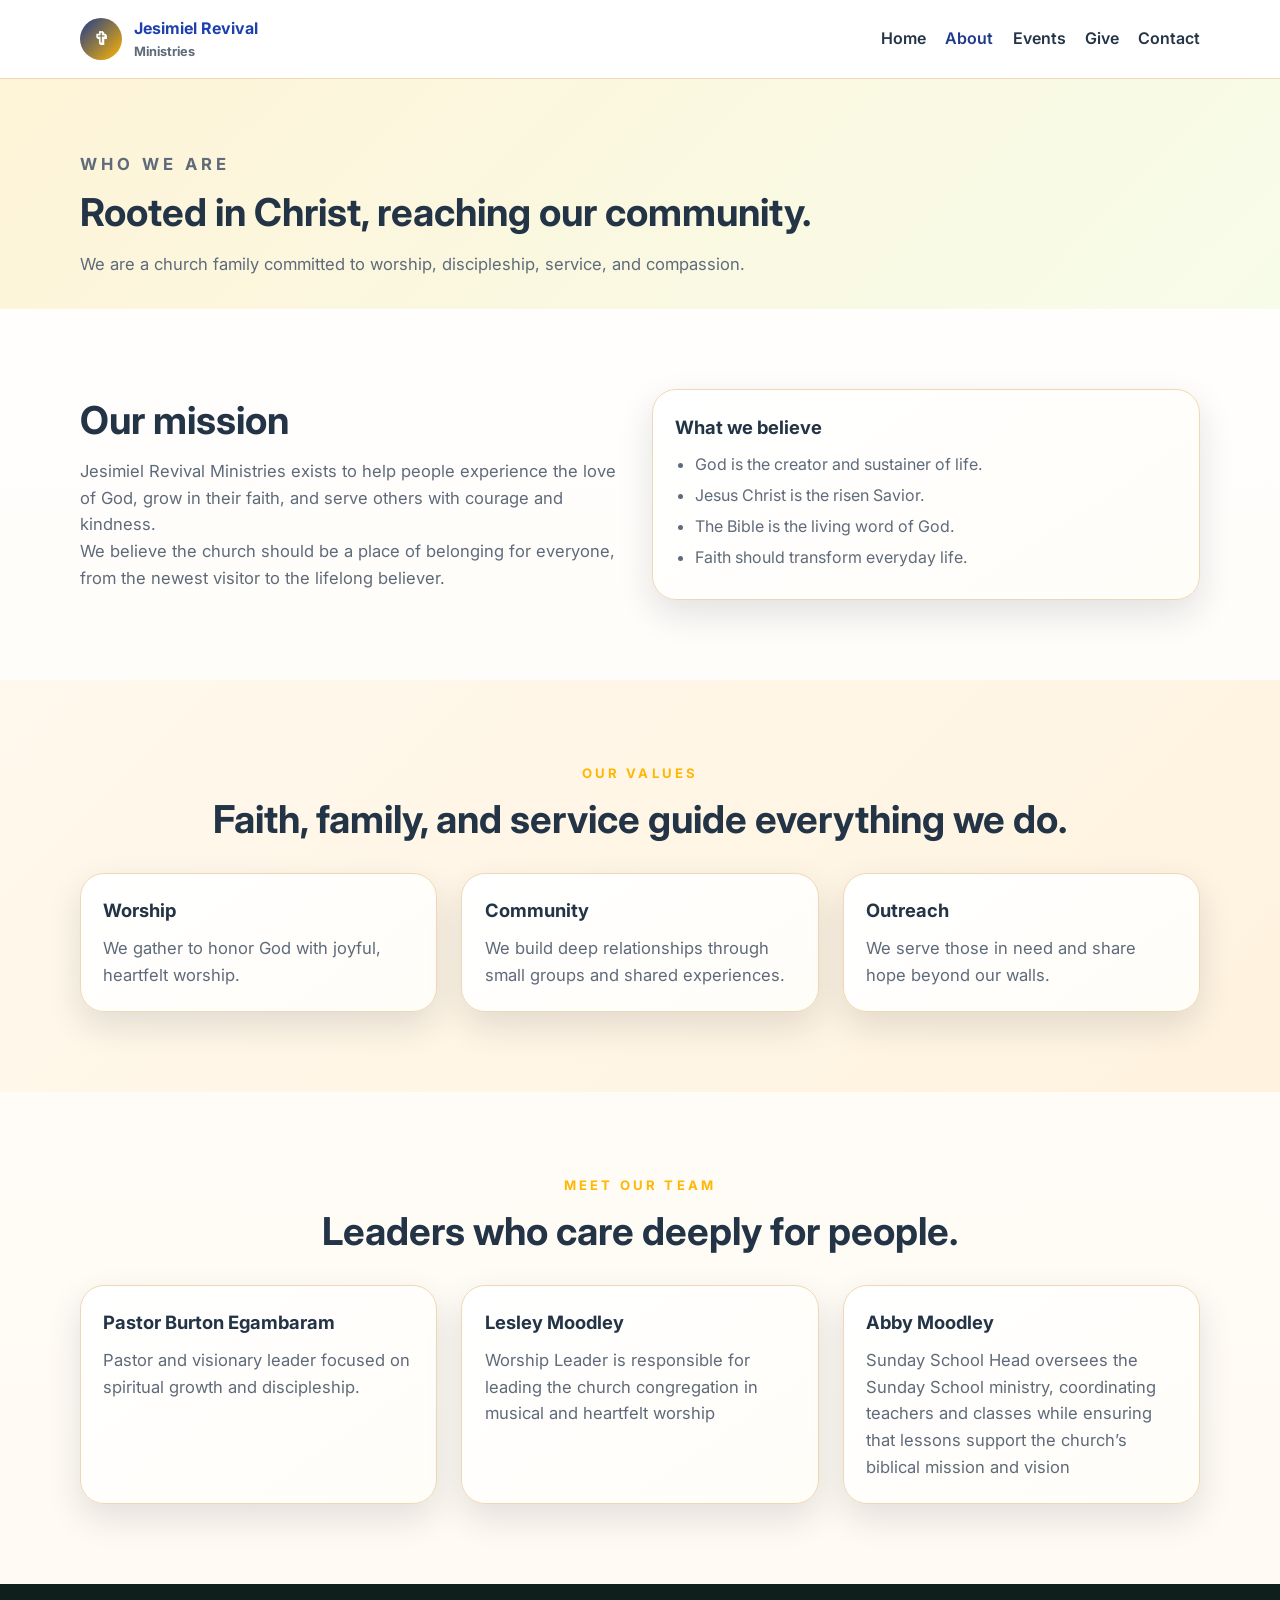
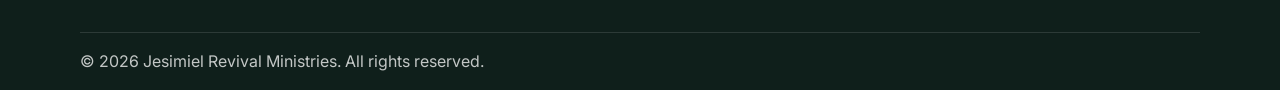
<file: about.html>
﻿<!DOCTYPE html>
<html lang="en">
  <head>
    <meta charset="UTF-8" />
    <meta name="viewport" content="width=device-width, initial-scale=1.0" />
    <title>About Us | Jesimiel Revival Ministries</title>
    <meta name="description" content="Learn about Jesimiel Revival Ministries — our mission, values, beliefs, and the team that leads our church family." />
    <link rel="preconnect" href="https://fonts.googleapis.com" />
    <link rel="preconnect" href="https://fonts.gstatic.com" crossorigin />
    <link href="https://fonts.googleapis.com/css2?family=Inter:wght@400;500;600;700;800&display=swap" rel="stylesheet" />
    <link rel="stylesheet" href="css/style.css" />
    <link rel="stylesheet" href="css/components.css" />
    <link rel="stylesheet" href="css/responsive.css" />
  </head>
  <body>
    <header class="site-header">
      <div class="container nav-bar">
        <a class="brand" href="index.html">
          <span class="brand-mark">✞</span>
          <span>
            <strong>Jesimiel Revival</strong>
            <small>Ministries</small>
          </span>
        </a>
        <button class="nav-toggle" aria-label="Toggle navigation" aria-expanded="false">
          <span></span><span></span><span></span>
        </button>
        <nav class="nav-links">
          <a href="index.html">Home</a>
          <a href="about.html" class="active">About</a>
          <a href="events.html">Events</a>
          <a href="give.html">Give</a>
          <a href="contact.html">Contact</a>
        </nav>
      </div>
    </header>

    <main>
      <section class="page-hero">
        <div class="container">
          <p class="eyebrow">Who we are</p>
          <h1>Rooted in Christ, reaching our community.</h1>
          <p>We are a church family committed to worship, discipleship, service, and compassion.</p>
        </div>
      </section>

      <section class="section">
        <div class="container grid-2 align-center">
          <div>
            <h2>Our mission</h2>
            <p>Jesimiel Revival Ministries exists to help people experience the love of God, grow in their faith, and serve others with courage and kindness.</p>
            <p>We believe the church should be a place of belonging for everyone, from the newest visitor to the lifelong believer.</p>
          </div>
          <div class="card info-card">
            <h3>What we believe</h3>
            <ul class="list">
              <li>God is the creator and sustainer of life.</li>
              <li>Jesus Christ is the risen Savior.</li>
              <li>The Bible is the living word of God.</li>
              <li>Faith should transform everyday life.</li>
            </ul>
          </div>
        </div>
      </section>

      <section class="section section-alt">
        <div class="container">
          <div class="section-heading">
            <p class="eyebrow">Our values</p>
            <h2>Faith, family, and service guide everything we do.</h2>
          </div>
          <div class="grid-3">
            <article class="card feature-card">
              <h3>Worship</h3>
              <p>We gather to honor God with joyful, heartfelt worship.</p>
            </article>
            <article class="card feature-card">
              <h3>Community</h3>
              <p>We build deep relationships through small groups and shared experiences.</p>
            </article>
            <article class="card feature-card">
              <h3>Outreach</h3>
              <p>We serve those in need and share hope beyond our walls.</p>
            </article>
          </div>
        </div>
      </section>

      <section class="section">
        <div class="container">
          <div class="section-heading">
            <p class="eyebrow">Meet our team</p>
            <h2>Leaders who care deeply for people.</h2>
          </div>
          <div class="grid-3">
            <article class="card feature-card">
              <h3>Pastor Burton Egambaram</h3>
              <p>Pastor and visionary leader focused on spiritual growth and discipleship.</p>
            </article>
            <article class="card feature-card">
              <h3>Lesley Moodley</h3>
              <p>Worship Leader is responsible for leading the church congregation in musical and heartfelt worship</p>
            </article>
            <article class="card feature-card">
              <h3>Abby Moodley</h3>
              <p>Sunday School Head oversees the Sunday School ministry, coordinating teachers and classes while ensuring that lessons support the church’s biblical mission and vision</p>
            </article>
          </div>
        </div>
      </section>
    </main>

    <footer class="site-footer">
      <div class="container footer-bottom">
        <p>© <span class="year"></span> Jesimiel Revival Ministries. All rights reserved.</p>
      </div>
    </footer>

    <script src="js/main.js"></script>
  </body>
</html>
</file>
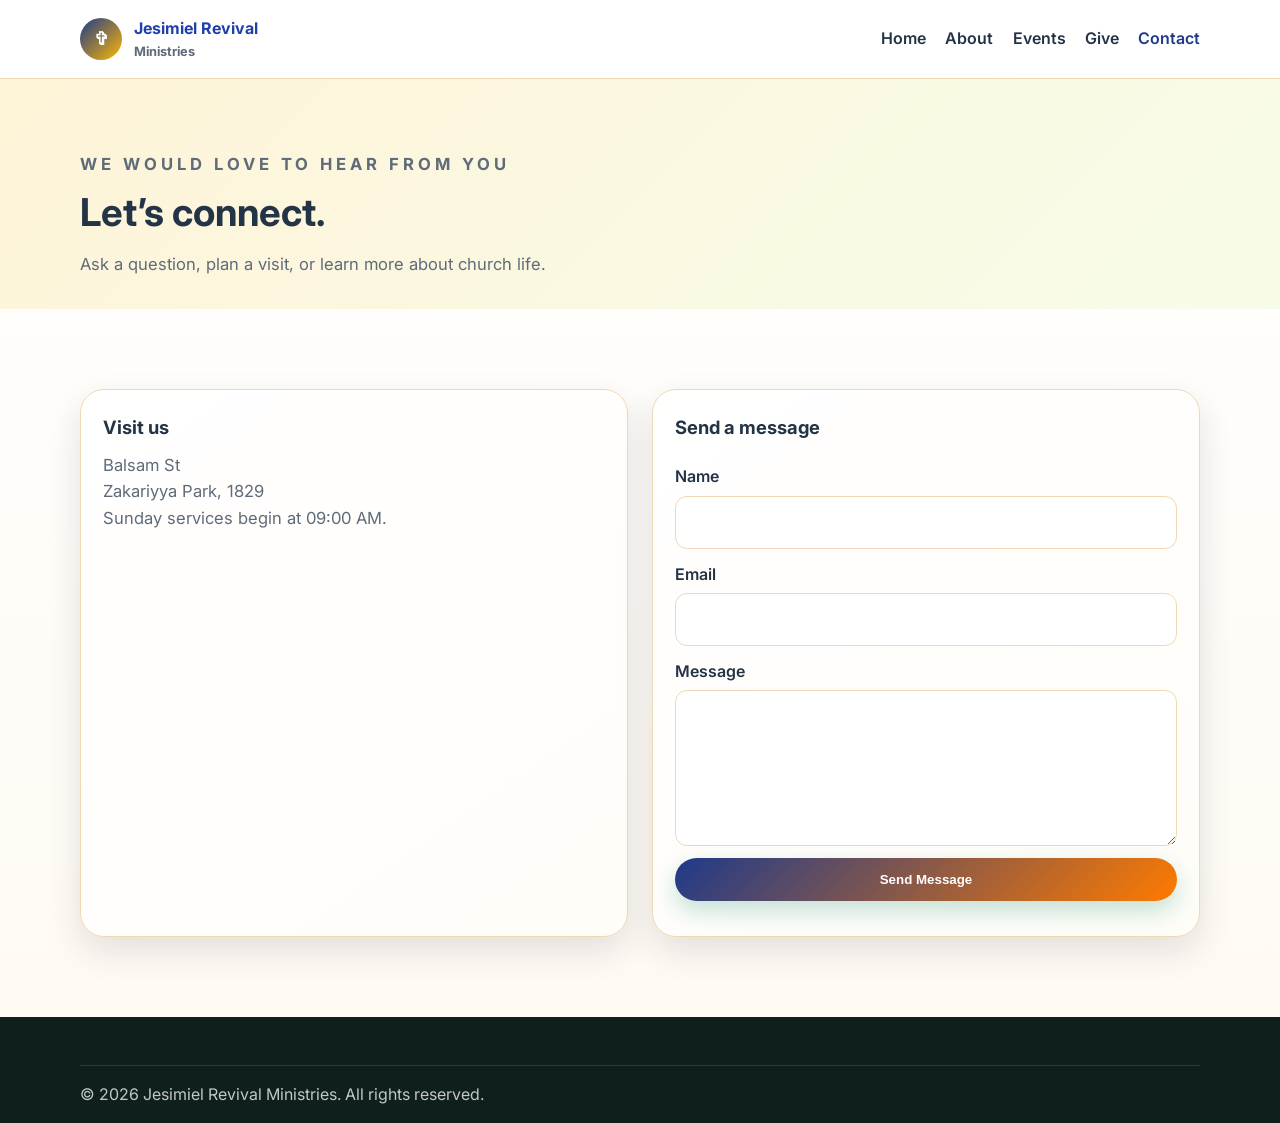
<file: contact.html>
﻿<!DOCTYPE html>
<html lang="en">
  <head>
    <meta charset="UTF-8" />
    <meta name="viewport" content="width=device-width, initial-scale=1.0" />
    <title>Contact | Jesimiel Revival Ministries</title>
    <meta name="description" content="Get in touch with Jesimiel Revival Ministries — plan a visit, ask a question, or connect with our team." />
    <link rel="preconnect" href="https://fonts.googleapis.com" />
    <link rel="preconnect" href="https://fonts.gstatic.com" crossorigin />
    <link href="https://fonts.googleapis.com/css2?family=Inter:wght@400;500;600;700;800&display=swap" rel="stylesheet" />
    <link rel="stylesheet" href="css/style.css" />
    <link rel="stylesheet" href="css/components.css" />
    <link rel="stylesheet" href="css/responsive.css" />
  </head>
  <body>
    <header class="site-header">
      <div class="container nav-bar">
        <a class="brand" href="index.html">
          <span class="brand-mark">✞</span>
          <span>
            <strong>Jesimiel Revival</strong>
            <small>Ministries</small>
          </span>
        </a>
        <button class="nav-toggle" aria-label="Toggle navigation" aria-expanded="false">
          <span></span><span></span><span></span>
        </button>
        <nav class="nav-links">
          <a href="index.html">Home</a>
          <a href="about.html">About</a>
          <a href="events.html">Events</a>
          <a href="give.html">Give</a>
          <a href="contact.html" class="active">Contact</a>
        </nav>
      </div>
    </header>

    <main>
      <section class="page-hero">
        <div class="container">
          <p class="eyebrow">We would love to hear from you</p>
          <h1>Let’s connect.</h1>
          <p>Ask a question, plan a visit, or learn more about church life.</p>
        </div>
      </section>

      <section class="section">
        <div class="container grid-2">
          <div class="card feature-card">
            <h3>Visit us</h3>
            <p>Balsam St<br />Zakariyya Park, 1829</p>
            <p>Sunday services begin at 09:00 AM.</p>
          </div>
          <form class="card contact-form" method="POST" action="https://formspree.io/f/xoeawbyz" accept-charset="UTF-8">
            <h3>Send a message</h3>
            <label>
              Name
              <input type="text" name="name" required />
            </label>
            <label>
              Email
              <input type="email" name="email" required />
            </label>
            <label>
              Message
              <textarea name="message" rows="5" required></textarea>
            </label>
            <button class="btn btn-primary" type="submit">Send Message</button>
            <p class="form-note" aria-live="polite"></p>
          </form>
        </div>
      </section>
    </main>

    <footer class="site-footer">
      <div class="container footer-bottom">
        <p>© <span class="year"></span> Jesimiel Revival Ministries. All rights reserved.</p>
      </div>
    </footer>

    <script src="js/main.js"></script>
  </body>
</html>
</file>
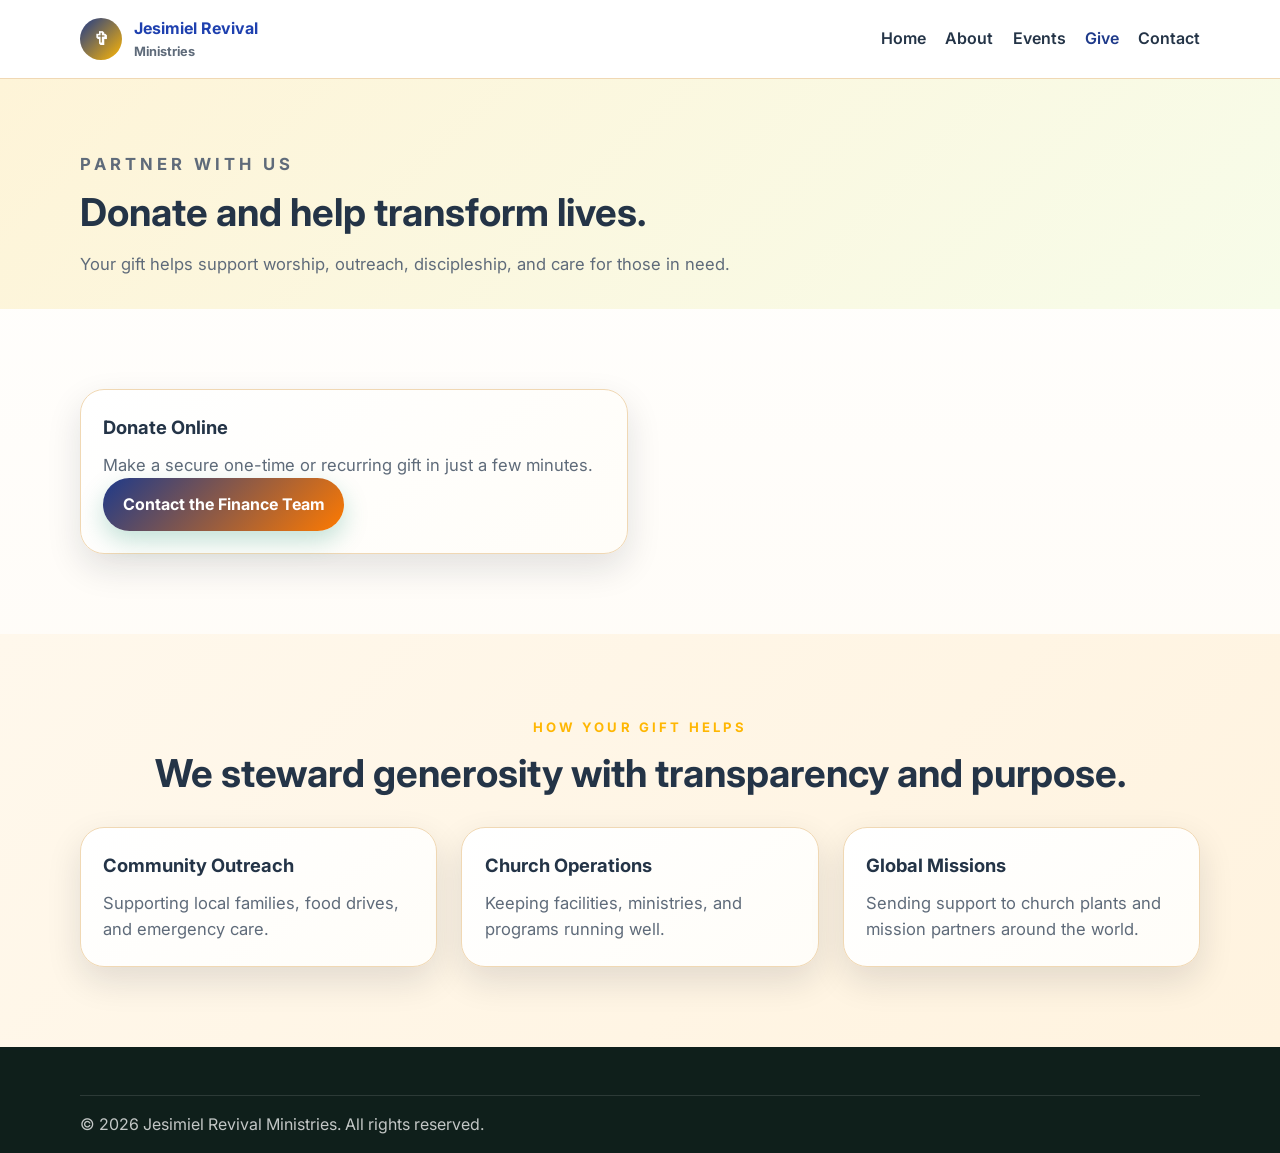
<file: give.html>
﻿<!DOCTYPE html>
<html lang="en">
  <head>
    <meta charset="UTF-8" />
    <meta name="viewport" content="width=device-width, initial-scale=1.0" />
    <title>Give | Jesimiel Revival Ministries</title>
    <meta name="description" content="Support the mission of Jesimiel Revival Ministries through your generous giving — funding outreach, missions, and community care." />
    <link rel="preconnect" href="https://fonts.googleapis.com" />
    <link rel="preconnect" href="https://fonts.gstatic.com" crossorigin />
    <link href="https://fonts.googleapis.com/css2?family=Inter:wght@400;500;600;700;800&display=swap" rel="stylesheet" />
    <link rel="stylesheet" href="css/style.css" />
    <link rel="stylesheet" href="css/components.css" />
    <link rel="stylesheet" href="css/responsive.css" />
  </head>
  <body>
    <header class="site-header">
      <div class="container nav-bar">
        <a class="brand" href="index.html">
          <span class="brand-mark">✞</span>
          <span>
            <strong>Jesimiel Revival</strong>
            <small>Ministries</small>
          </span>
        </a>
        <button class="nav-toggle" aria-label="Toggle navigation" aria-expanded="false">
          <span></span><span></span><span></span>
        </button>
        <nav class="nav-links">
          <a href="index.html">Home</a>
          <a href="about.html">About</a>
          <a href="events.html">Events</a>
          <a href="give.html" class="active">Give</a>
          <a href="contact.html">Contact</a>
        </nav>
      </div>
    </header>

    <main>
      <section class="page-hero">
        <div class="container">
          <p class="eyebrow">Partner with us</p>
          <h1>Donate and help transform lives.</h1>
          <p>Your gift helps support worship, outreach, discipleship, and care for those in need.</p>
        </div>
      </section>

      <section class="section">
        <div class="container grid-2">
          <article class="card feature-card">
            <h3>Donate Online</h3>
            <p>Make a secure one-time or recurring gift in just a few minutes.</p>
            <a class="btn btn-primary" href="contact.html">Contact the Finance Team</a>
          </article>
         
        </div>
      </section>

      <section class="section section-alt">
        <div class="container">
          <div class="section-heading">
            <p class="eyebrow">How your gift helps</p>
            <h2>We steward generosity with transparency and purpose.</h2>
          </div>
          <div class="grid-3">
            <div class="card info-card">
              <h3>Community Outreach</h3>
              <p>Supporting local families, food drives, and emergency care.</p>
            </div>
            <div class="card info-card">
              <h3>Church Operations</h3>
              <p>Keeping facilities, ministries, and programs running well.</p>
            </div>
            <div class="card info-card">
              <h3>Global Missions</h3>
              <p>Sending support to church plants and mission partners around the world.</p>
            </div>
          </div>
        </div>
      </section>
    </main>

    <footer class="site-footer">
      <div class="container footer-bottom">
        <p>© <span class="year"></span> Jesimiel Revival Ministries. All rights reserved.</p>
      </div>
    </footer>

    <script src="js/main.js"></script>
  </body>
</html>
</file>
<file: css/style.css>
﻿:root {
  --primary: #1e3a8a;
  --primary-dark: #1e40af;
  --accent: #ffb703;
  --accent-2: #ff7a00;
  --text: #243447;
  --muted: #5f6b7a;
  --light: #fff8ec;
  --white: #ffffff;
  --border: #f0d8b4;
  --shadow: 0 14px 35px rgba(17, 24, 39, 0.12);
}

* { box-sizing: border-box; margin: 0; padding: 0; }

body {
  font-family: "Inter", sans-serif;
  line-height: 1.6;
  color: var(--text);
  background: linear-gradient(180deg, #ffffff 0%, #fffaf2 100%);
}

img { width: 100%; display: block; object-fit: cover; }

a { color: inherit; text-decoration: none; }

.container {
  width: min(1120px, calc(100% - 2rem));
  margin: 0 auto;
}

.site-header {
  position: sticky;
  top: 0;
  z-index: 1000;
  background: rgba(255,255,255,0.97);
  border-bottom: 1px solid var(--border);
  backdrop-filter: blur(10px);
}

.nav-bar {
  display: flex;
  align-items: center;
  justify-content: space-between;
  padding: 1rem 0;
}

.brand {
  display: flex;
  align-items: center;
  gap: 0.75rem;
  font-weight: 700;
  color: var(--primary-dark);
}

.brand small { display: block; color: var(--muted); font-size: 0.8rem; }

.brand-mark {
  display: grid;
  place-items: center;
  width: 42px;
  height: 42px;
  border-radius: 50%;
  background: linear-gradient(135deg, var(--primary), var(--accent));
  color: white;
  font-size: 1.1rem;
}

.nav-links {
  display: flex;
  gap: 1.2rem;
  align-items: center;
}

.nav-links a {
  font-weight: 600;
  color: var(--text);
}

.nav-links a.active,
.nav-links a:hover {
  color: var(--primary);
}

.nav-toggle {
  display: none;
  background: transparent;
  border: 0;
  flex-direction: column;
  gap: 4px;
  cursor: pointer;
}

.nav-toggle span {
  width: 24px;
  height: 2px;
  background: var(--text);
  border-radius: 2px;
}

.hero {
  position: relative;
  min-height: 86vh;
  display: grid;
  align-items: center;
  background: linear-gradient(90deg, rgba(30, 58, 138, 0.8), rgba(255, 122, 0, 0.35)), url("../images/hero/cross1.jpg") center/cover;
  color: var(--white);
}

.hero-overlay {
  position: absolute;
  inset: 0;
  background: linear-gradient(180deg, rgba(255,255,255,0.08), rgba(8, 32, 28, 0.45));
}

.hero-content {
  position: relative;
  z-index: 1;
  padding: 6rem 0;
  max-width: 720px;
}

.eyebrow {
  display: inline-block;
  margin-bottom: 0.8rem;
  color: var(--accent);
  font-size: 0.82rem;
  font-weight: 700;
  letter-spacing: 0.24em;
  text-transform: uppercase;
}

.hero h1,
.page-hero h1,
.section-heading h2,
section h2 {
  font-size: clamp(2rem, 3vw, 3.2rem);
  line-height: 1.15;
  margin-bottom: 1rem;
}

.hero p,
.page-hero p,
section p {
  font-size: 1.04rem;
  color: var(--muted);
}

.hero p { color: rgba(255,255,255,0.9); }

.hero-actions {
  display: flex;
  flex-wrap: wrap;
  gap: 1rem;
  margin-top: 1.6rem;
}

.btn {
  display: inline-block;
  padding: 0.85rem 1.2rem;
  border-radius: 999px;
  font-weight: 700;
  transition: 0.2s ease;
}

.btn:hover { transform: translateY(-2px); }

.btn-primary {
  background: linear-gradient(135deg, var(--primary), var(--accent-2));
  color: var(--white);
  box-shadow: 0 10px 24px rgba(15, 138, 109, 0.25);
}

.btn-secondary {
  background: rgba(255,255,255,0.12);
  color: var(--white);
  border: 1px solid rgba(255,255,255,0.5);
}

.section { padding: 5rem 0; }

.section-alt { background: linear-gradient(135deg, #fff8ec 0%, #fff3df 100%); }

.intro-strip { padding: 2.5rem 0 0; }

.grid-2,
.grid-3 {
  display: grid;
  gap: 1.5rem;
}

.grid-2 { grid-template-columns: repeat(2, minmax(0, 1fr)); }
.grid-3 { grid-template-columns: repeat(3, minmax(0, 1fr)); }

.align-center { align-items: center; }

.card {
  background: linear-gradient(145deg, #ffffff 0%, #fffdf8 100%);
  border: 1px solid var(--border);
  border-radius: 24px;
  box-shadow: var(--shadow);
  padding: 1.4rem;
}

.info-card h3,
.feature-card h3,
.contact-form h3 {
  margin-bottom: 0.6rem;
  font-size: 1.15rem;
}

.image-card {
  overflow: hidden;
  padding: 0;
}

.image-card img {
  min-height: 320px;
  height: 100%;
}

.page-hero {
  padding: 4.5rem 0 2rem;
  background: linear-gradient(135deg, #fef4d8, #f7fce9);
}

.section-heading {
  margin-bottom: 2rem;
  text-align: center;
}

.list {
  padding-left: 1.2rem;
  color: var(--muted);
}

.list li { margin: 0.35rem 0; }

.contact-form {
  display: grid;
  gap: 0.8rem;
}

.contact-form label {
  display: grid;
  gap: 0.35rem;
  font-weight: 600;
  color: var(--text);
}

.contact-form input,
.contact-form textarea {
  width: 100%;
  border: 1px solid var(--border);
  border-radius: 12px;
  padding: 0.8rem 0.9rem;
  font: inherit;
}

.contact-form button {
  border: 0;
  cursor: pointer;
}

.form-note { color: var(--primary); font-size: 0.95rem; }

.site-footer {
  background: #0f1f1b;
  color: #f5f7f8;
  padding: 3rem 0 1rem;
}

.footer-content {
  display: grid;
  grid-template-columns: 1.6fr 1fr 1fr;
  gap: 1.5rem;
  margin-bottom: 1.5rem;
}

.footer-bottom {
  border-top: 1px solid rgba(255,255,255,0.12);
  padding-top: 1rem;
  color: rgba(255,255,255,0.75);
  display: flex;
  align-items: center;
  justify-content: space-between;
  flex-wrap: wrap;
  gap: 0.5rem;
}

.admin-footer-link {
  font-size: 0.78rem;
  color: rgba(255,255,255,0.3);
  font-weight: 500;
  letter-spacing: 0.06em;
  transition: color 0.2s ease;
}

.admin-footer-link:hover { color: rgba(255,255,255,0.7); }

/* ─── Daily Bible Verse ──────────────────────────────────────────────────── */

.verse-section { text-align: center; }

.verse-card {
  max-width: 780px;
  margin: 0 auto;
  padding: 3rem 2.5rem;
  background: linear-gradient(145deg, #fffdf5 0%, #fff8e7 100%);
  border-color: var(--accent);
  position: relative;
}

.verse-card::before {
  content: '\201C';
  position: absolute;
  top: -0.5rem;
  left: 1.5rem;
  font-size: 7rem;
  line-height: 1;
  color: var(--accent);
  opacity: 0.25;
  font-family: Georgia, serif;
  pointer-events: none;
}

.verse-text {
  font-size: clamp(1.1rem, 2vw, 1.35rem);
  font-style: italic;
  line-height: 1.8;
  color: var(--text);
  margin-bottom: 1rem;
  quotes: none;
}

.verse-ref {
  font-weight: 700;
  color: var(--primary-dark);
  font-size: 1rem;
  letter-spacing: 0.04em;
}

/* Loading state */
.verse-loading {
  display: flex;
  flex-direction: column;
  align-items: center;
  gap: 0.8rem;
  color: var(--muted);
  padding: 1rem 0;
}

.verse-spinner {
  width: 32px;
  height: 32px;
  border: 3px solid var(--border);
  border-top-color: var(--primary);
  border-radius: 50%;
  animation: spin 0.8s linear infinite;
}

@keyframes spin {
  to { transform: rotate(360deg); }
}

/* ─── Sermon cards ───────────────────────────────────────────────────────── */

.sermon-meta {
  margin-top: 0.75rem;
  font-size: 0.9rem;
  color: var(--muted);
}
</file>
<file: css/components.css>
﻿.card:hover { transform: translateY(-2px); transition: 0.2s ease; }

/* btn-secondary variant for light section backgrounds */
.section .btn-secondary,
.page-hero .btn-secondary {
  background: transparent;
  color: var(--primary-dark);
  border: 2px solid var(--primary);
}

.section .btn-secondary:hover,
.page-hero .btn-secondary:hover {
  background: var(--primary);
  color: var(--white);
}
</file>
<file: css/responsive.css>
﻿@media (max-width: 900px) {
  .grid-3 { grid-template-columns: 1fr 1fr; }
  .footer-content { grid-template-columns: 1fr 1fr; }
}

@media (max-width: 768px) {
  .nav-toggle { display: flex; }
  .nav-links {
    display: none;
    position: absolute;
    top: 72px;
    right: 1rem;
    left: 1rem;
    flex-direction: column;
    align-items: flex-start;
    background: white;
    padding: 1rem;
    border: 1px solid var(--border);
    border-radius: 16px;
    box-shadow: var(--shadow);
  }
  .nav-links.open { display: flex; }

  .grid-2,
  .grid-3,
  .footer-content {
    grid-template-columns: 1fr;
  }

  .hero { min-height: 74vh; }
}

@media (max-width: 480px) {
  .hero h1,
  .page-hero h1 {
    font-size: 2rem;
  }

  .hero-actions {
    flex-direction: column;
  }

  .btn { text-align: center; }
}
</file>
